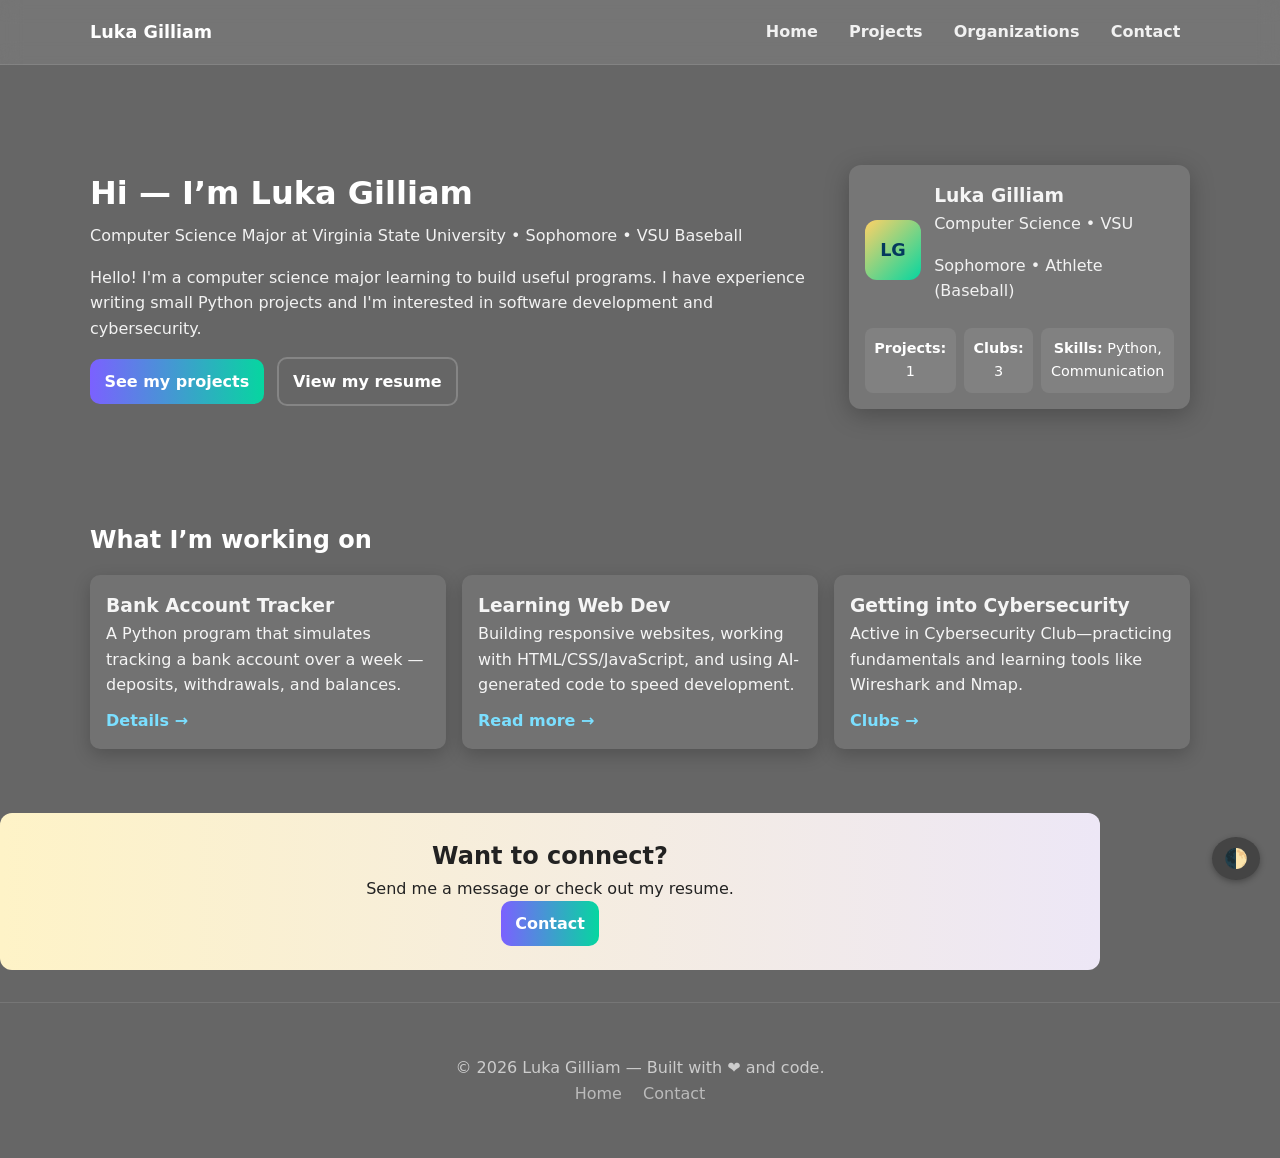
<file: index.html>
<!doctype html>
<html lang="en">
<head>
  <meta charset="utf-8" />
  <meta name="viewport" content="width=device-width,initial-scale=1" />
  <title>Luka Gilliam — Home</title>
  <link rel="stylesheet" href="style.css" />
</head>
<body>
  <!-- HEADER / NAVIGATION -->
  <header class="site-header">
    <div class="container header-inner">
      <a class="brand" href="index.html">Luka Gilliam</a>
      <button id="nav-toggle" aria-label="Toggle navigation">☰</button>
      <nav id="site-nav" class="site-nav">
        <a href="#home">Home</a>
        <a href="#projects">Projects</a>
        <a href="#organizations-section" id="org-btn">Organizations</a>
        <a href="#contact">Contact</a>
      </nav>
    </div>
  </header>

  <!-- MAIN CONTENT -->
  <main>
    <!-- HERO SECTION -->
    <section class="hero colorful-blob" id="home">
      <div class="container hero-inner">
        <div class="hero-text">
          <h1>Hi — I’m Luka Gilliam</h1>
          <p class="subtitle">Computer Science Major at Virginia State University • Sophomore • VSU Baseball</p>
          <p>Hello! I'm a computer science major learning to build useful programs. I have experience writing small Python projects and I'm interested in software development and cybersecurity.</p>
          <div class="hero-cta">
            <a class="btn" href="#projects">See my projects</a>
            <a class="btn ghost" href="#resume">View my resume</a>
          </div>
        </div>
        <div class="hero-card">
          <div class="card-profile">
            <div class="avatar">LG</div>
            <div class="card-info">
              <h3>Luka Gilliam</h3>
              <p>Computer Science • VSU</p>
              <p class="small">Sophomore • Athlete (Baseball)</p>
            </div>
          </div>
          <ul class="quick-stats">
            <li><strong>Projects:</strong><span> 1</span></li>
            <li><strong>Clubs:</strong><span> 3</span></li>
            <li><strong>Skills:</strong><span> Python, Communication</span></li>
          </ul>
        </div>
      </div>
    </section>

    <!-- HIGHLIGHTS / PROJECTS -->
    <section class="highlights container" id="projects">
      <h2>What I’m working on</h2>
      <div class="grid">
        <article class="card">
          <h3>Bank Account Tracker</h3>
          <p>A Python program that simulates tracking a bank account over a week — deposits, withdrawals, and balances.</p>
          <a href="#projects" class="link">Details →</a>
        </article>
        <article class="card">
          <h3>Learning Web Dev</h3>
          <p>Building responsive websites, working with HTML/CSS/JavaScript, and using AI-generated code to speed development.</p>
          <a href="#about" class="link">Read more →</a>
        </article>
        <article class="card">
          <h3>Getting into Cybersecurity</h3>
          <p>Active in Cybersecurity Club—practicing fundamentals and learning tools like Wireshark and Nmap.</p>
          <a href="#organizations-section" class="link">Clubs →</a>
        </article>
      </div>
    </section>

    <!-- ORGANIZATIONS SECTION (HIDDEN UNTIL CLICKED) -->
    <section id="organizations-section" class="container highlights" style="display:none;">
      <h2>My Organizations</h2>
      <div class="grid">
        <div class="card">
          <h3>🏏 VSU Baseball Team</h3>
          <p>Active athlete representing Virginia State University with dedication and teamwork.</p>
        </div>
        <div class="card">
          <h3>💻 Coding Club</h3>
          <p>Member contributing to collaborative programming projects and peer learning.</p>
        </div>
        <div class="card">
          <h3>🛡️ Cybersecurity Club</h3>
          <p>Engaged in learning ethical hacking, defense strategies, and digital safety practices.</p>
        </div>
        <div class="card">
          <h3>⚙️ National Society of Black Engineers</h3>
          <p>Member focused on leadership, community, and advancing Black excellence in STEM.</p>
        </div>
      </div>
    </section>

    <!-- CONTACT CTA -->
    <section class="container contact-cta" id="contact">
      <div class="cta-inner">
        <h2>Want to connect?</h2>
        <p>Send me a message or check out my resume.</p>
        <a class="btn" href="#contact">Contact</a>
      </div>
    </section>
  </main>

  <!-- FOOTER -->
  <footer class="site-footer">
    <div class="container">
      <p>© <span id="year"></span> Luka Gilliam — Built with ❤️ and code.</p>
      <nav class="footer-nav">
        <a href="#home">Home</a>
        <a href="#contact">Contact</a>
      </nav>
    </div>
  </footer>

  <!-- SCRIPT -->
  <script src="script.js"></script>
  <script>
    // ORGANIZATIONS TOGGLE
    const orgBtn = document.getElementById("org-btn");
    const orgSection = document.getElementById("organizations-section");

    orgBtn.addEventListener("click", (e) => {
      e.preventDefault();
      if (orgSection.style.display === "none" || orgSection.style.display === "") {
        orgSection.style.display = "block";
        orgSection.scrollIntoView({ behavior: "smooth" });
      } else {
        orgSection.style.display = "none";
      }
    });
  </script>
</body>
</html>
</file>
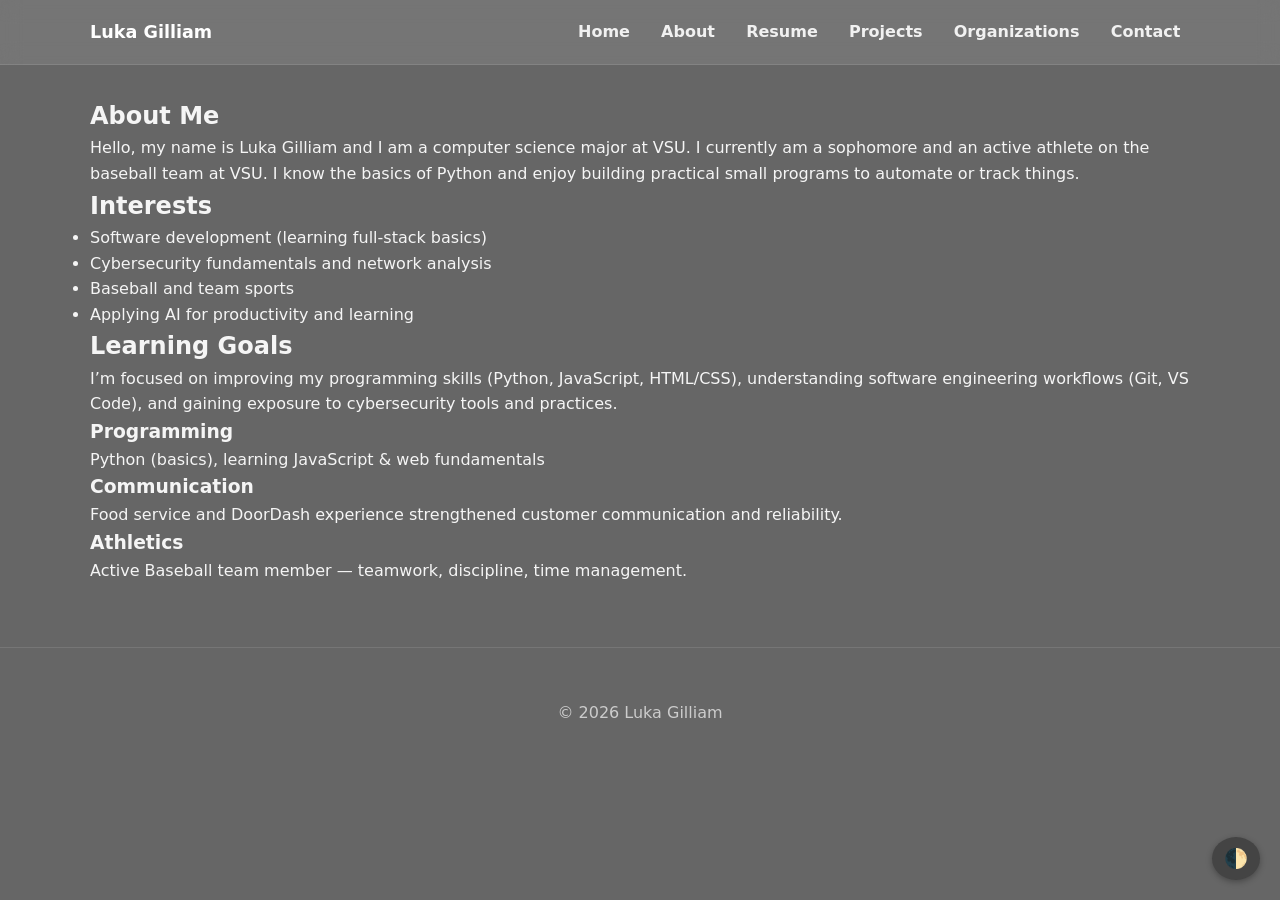
<file: about.html>
<!doctype html>
<html lang="en">
<head>
  <meta charset="utf-8" />
  <meta name="viewport" content="width=device-width,initial-scale=1" />
  <title>About — Luka Gilliam</title>
  <link rel="stylesheet" href="style.css" />
</head>
<body>
  <header class="site-header">
    <div class="container header-inner">
      <a class="brand" href="index.html">Luka Gilliam</a>
      <button id="nav-toggle-2" aria-label="Toggle navigation">☰</button>
      <nav id="site-nav-2" class="site-nav">
        <a href="index.html">Home</a>
        <a href="about.html">About</a>
        <a href="resume.html">Resume</a>
        <a href="projects.html">Projects</a>
        <a href="organizations.html">Organizations</a>
        <a href="contact.html">Contact</a>
      </nav>
    </div>
  </header>

  <main class="container">
    <section class="about-me">
      <h1>About Me</h1>
      <p class="lead">Hello, my name is Luka Gilliam and I am a computer science major at VSU. I currently am a sophomore and an active athlete on the baseball team at VSU. I know the basics of Python and enjoy building practical small programs to automate or track things.</p>

      <h2>Interests</h2>
      <ul class="bullets">
        <li>Software development (learning full-stack basics)</li>
        <li>Cybersecurity fundamentals and network analysis</li>
        <li>Baseball and team sports</li>
        <li>Applying AI for productivity and learning</li>
      </ul>

      <h2>Learning Goals</h2>
      <p>I’m focused on improving my programming skills (Python, JavaScript, HTML/CSS), understanding software engineering workflows (Git, VS Code), and gaining exposure to cybersecurity tools and practices.</p>
    </section>

    <section class="skills-grid">
      <div class="skill-card colorful">
        <h3>Programming</h3>
        <p>Python (basics), learning JavaScript & web fundamentals</p>
      </div>
      <div class="skill-card colorful">
        <h3>Communication</h3>
        <p>Food service and DoorDash experience strengthened customer communication and reliability.</p>
      </div>
      <div class="skill-card colorful">
        <h3>Athletics</h3>
        <p>Active Baseball team member — teamwork, discipline, time management.</p>
      </div>
    </section>
  </main>

  <footer class="site-footer">
    <div class="container">
      <p>© <span id="year-about"></span> Luka Gilliam</p>
    </div>
  </footer>

  <script src="script.js"></script>
</body>
</html>
</file>
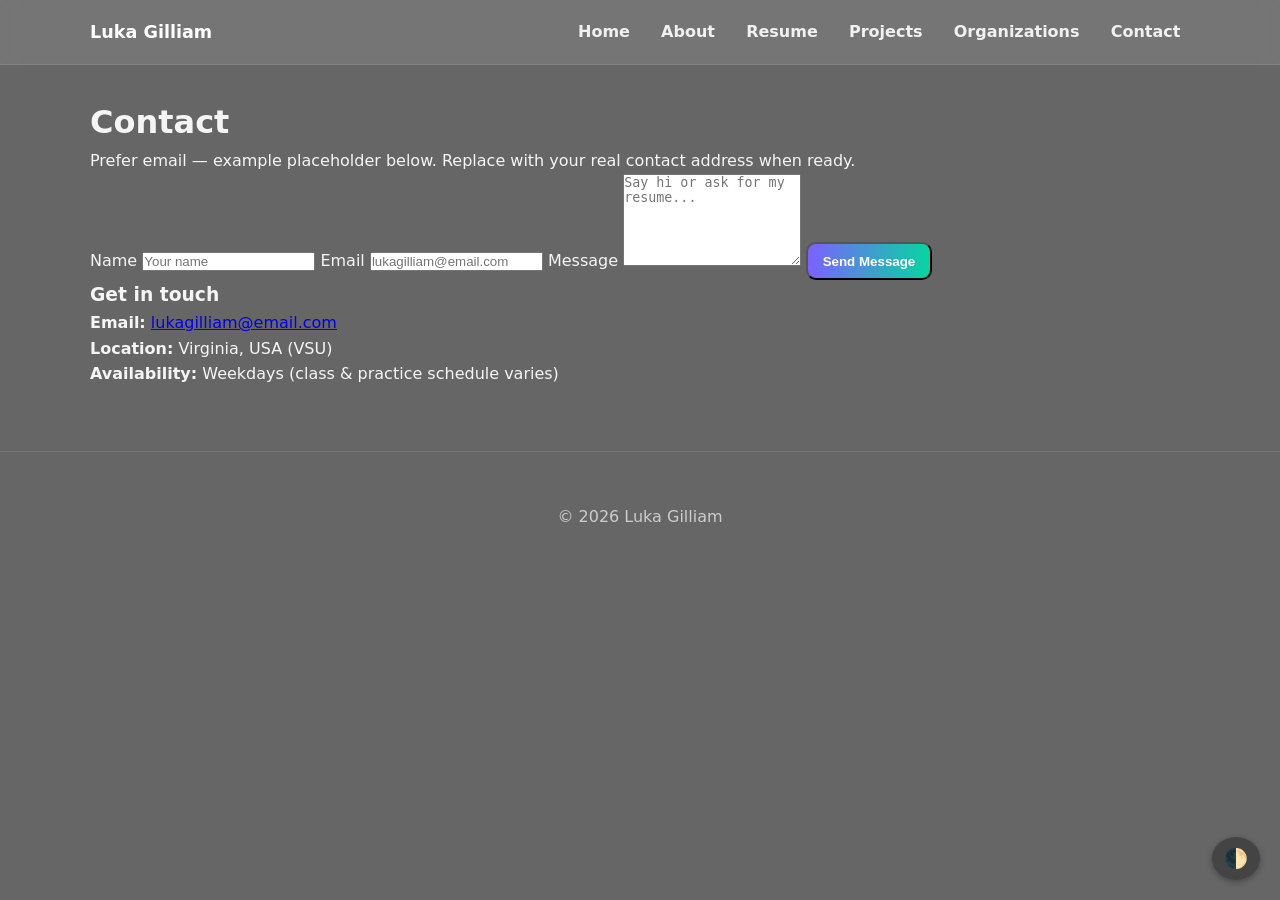
<file: contact.html>
<!doctype html>
<html lang="en">
<head>
  <meta charset="utf-8" />
  <meta name="viewport" content="width=device-width,initial-scale=1" />
  <title>Contact — Luka Gilliam</title>
  <link rel="stylesheet" href="style.css" />
</head>
<body>
  <header class="site-header">
    <div class="container header-inner">
      <a class="brand" href="index.html">Luka Gilliam</a>
      <button id="nav-toggle-6" aria-label="Toggle navigation">☰</button>
      <nav id="site-nav-6" class="site-nav">
        <a href="index.html">Home</a>
        <a href="about.html">About</a>
        <a href="resume.html">Resume</a>
        <a href="projects.html">Projects</a>
        <a href="organizations.html">Organizations</a>
        <a href="contact.html">Contact</a>
      </nav>
    </div>
  </header>

  <main class="container contact-page">
    <h1>Contact</h1>
    <p>Prefer email — example placeholder below. Replace with your real contact address when ready.</p>

    <div class="contact-grid">
      <form id="contact-form" class="contact-form" novalidate>
        <label for="name">Name</label>
        <input id="name" name="name" type="text" required placeholder="Your name" />

        <label for="email">Email</label>
        <input id="email" name="email" type="email" required placeholder="lukagilliam@email.com" />

        <label for="message">Message</label>
        <textarea id="message" name="message" rows="6" required placeholder="Say hi or ask for my resume..."></textarea>

        <button type="submit" class="btn">Send Message</button>
        <p id="form-msg" class="form-msg" aria-live="polite"></p>
      </form>

      <aside class="contact-info">
        <h3>Get in touch</h3>
        <p><strong>Email:</strong> <a href="mailto:lukagilliam@email.com">lukagilliam@email.com</a></p>
        <p><strong>Location:</strong> Virginia, USA (VSU)</p>
        <p><strong>Availability:</strong> Weekdays (class & practice schedule varies)</p>
      </aside>
    </div>
  </main>

  <footer class="site-footer">
    <div class="container">
      <p>© <span id="year-contact"></span> Luka Gilliam</p>
    </div>
  </footer>

  <script src="script.js"></script>
</body>
</html>
</file>
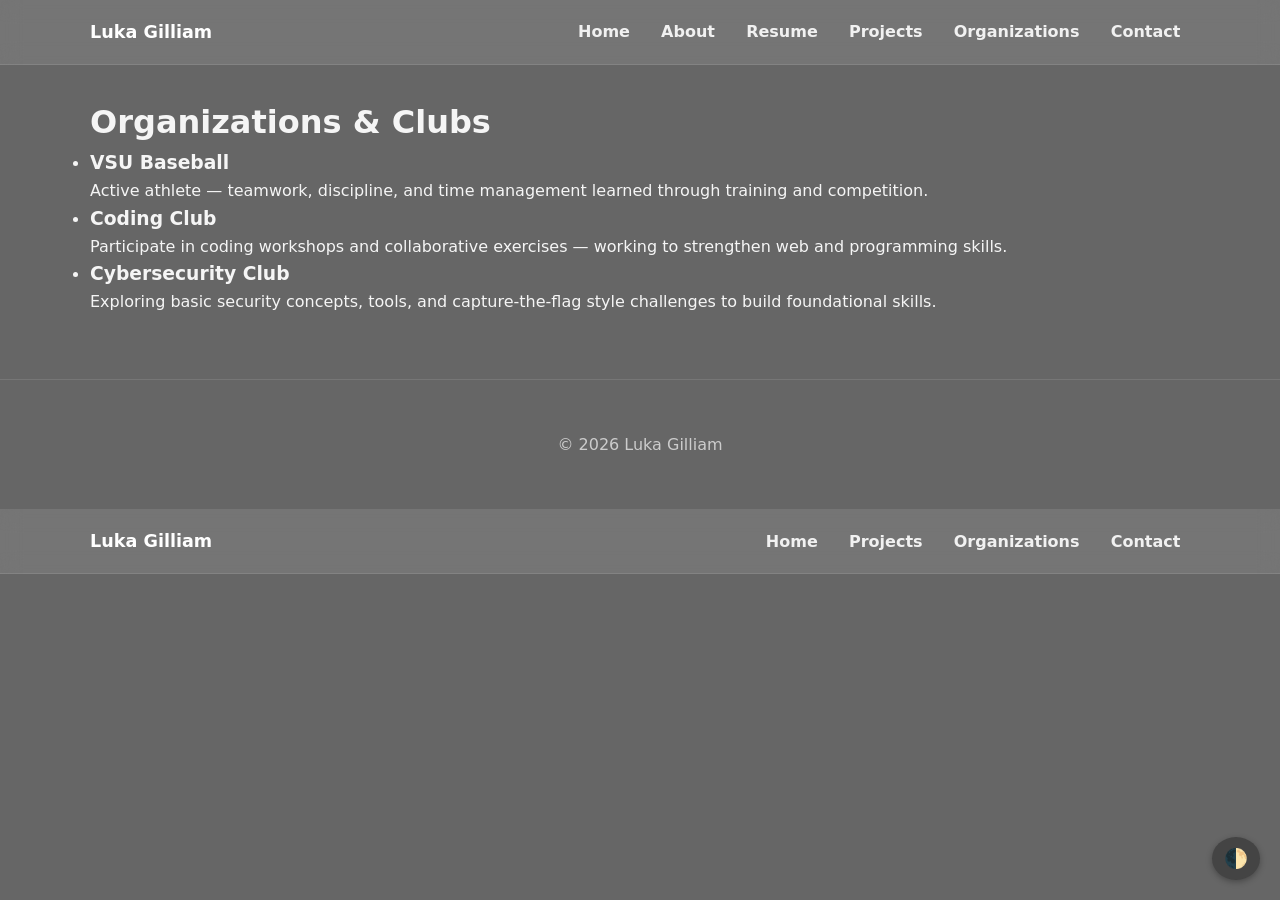
<file: organizationos.html>
<!doctype html>
<html lang="en">
<head>
  <meta charset="utf-8" />
  <meta name="viewport" content="width=device-width,initial-scale=1" />
  <title>Organizations — Luka Gilliam</title>
  <link rel="stylesheet" href="style.css" />
</head>
<body>
  <header class="site-header">
    <div class="container header-inner">
      <a class="brand" href="index.html">Luka Gilliam</a>
      <button id="nav-toggle-5" aria-label="Toggle navigation">☰</button>
      <nav id="site-nav-5" class="site-nav">
        <a href="index.html">Home</a>
        <a href="about.html">About</a>
        <a href="resume.html">Resume</a>
        <a href="projects.html">Projects</a>
        <a href="organizations.html">Organizations</a>
        <a href="contact.html">Contact</a>
      </nav>
    </div>
  </header>

  <main class="container">
    <h1>Organizations & Clubs</h1>
    <ul class="org-list">
      <li>
        <h3>VSU Baseball</h3>
        <p>Active athlete — teamwork, discipline, and time management learned through training and competition.</p>
      </li>
      <li>
        <h3>Coding Club</h3>
        <p>Participate in coding workshops and collaborative exercises — working to strengthen web and programming skills.</p>
      </li>
      <li>
        <h3>Cybersecurity Club</h3>
        <p>Exploring basic security concepts, tools, and capture-the-flag style challenges to build foundational skills.</p>
      </li>
    </ul>
  </main>

  <footer class="site-footer">
    <div class="container">
      <p>© <span id="year-orgs"></span> Luka Gilliam</p>
    </div>
  </footer>

  <script src="script.js"></script>
</body>
</html>
<!-- Navigation -->
<header class="site-header">
  <div class="container header-inner">
    <a href="#" class="brand">Luka Gilliam</a>
    <button id="nav-toggle">☰</button>
    <nav class="site-nav">
      <a href="#home">Home</a>
      <a href="#projects">Projects</a>
      <a href="#organizations" id="org-btn">Organizations</a>
      <a href="#contact">Contact</a>
    </nav>
  </div>
</header>

<!-- Organizations Section -->
<section id="organizations-section" class="container highlights" style="display:none;">
  <h2>My Organizations</h2>
  <div class="grid">
    <div class="card">
      <h3>🏏 VSU Baseball Team</h3>
      <p>Active athlete representing Virginia State University with dedication and teamwork.</p>
    </div>
    <div class="card">
      <h3>💻 Coding Club</h3>
      <p>Member contributing to collaborative programming projects and peer learning.</p>
    </div>
    <div class="card">
      <h3>🛡️ Cybersecurity Club</h3>
      <p>Engaged in learning ethical hacking, defense strategies, and digital safety practices.</p>
    </div>
    <div class="card">
      <h3>⚙️ National Society of Black Engineers</h3>
      <p>Member focused on leadership, community, and advancing Black excellence in STEM.</p>
    </div>
  </div>
</section>
</file>
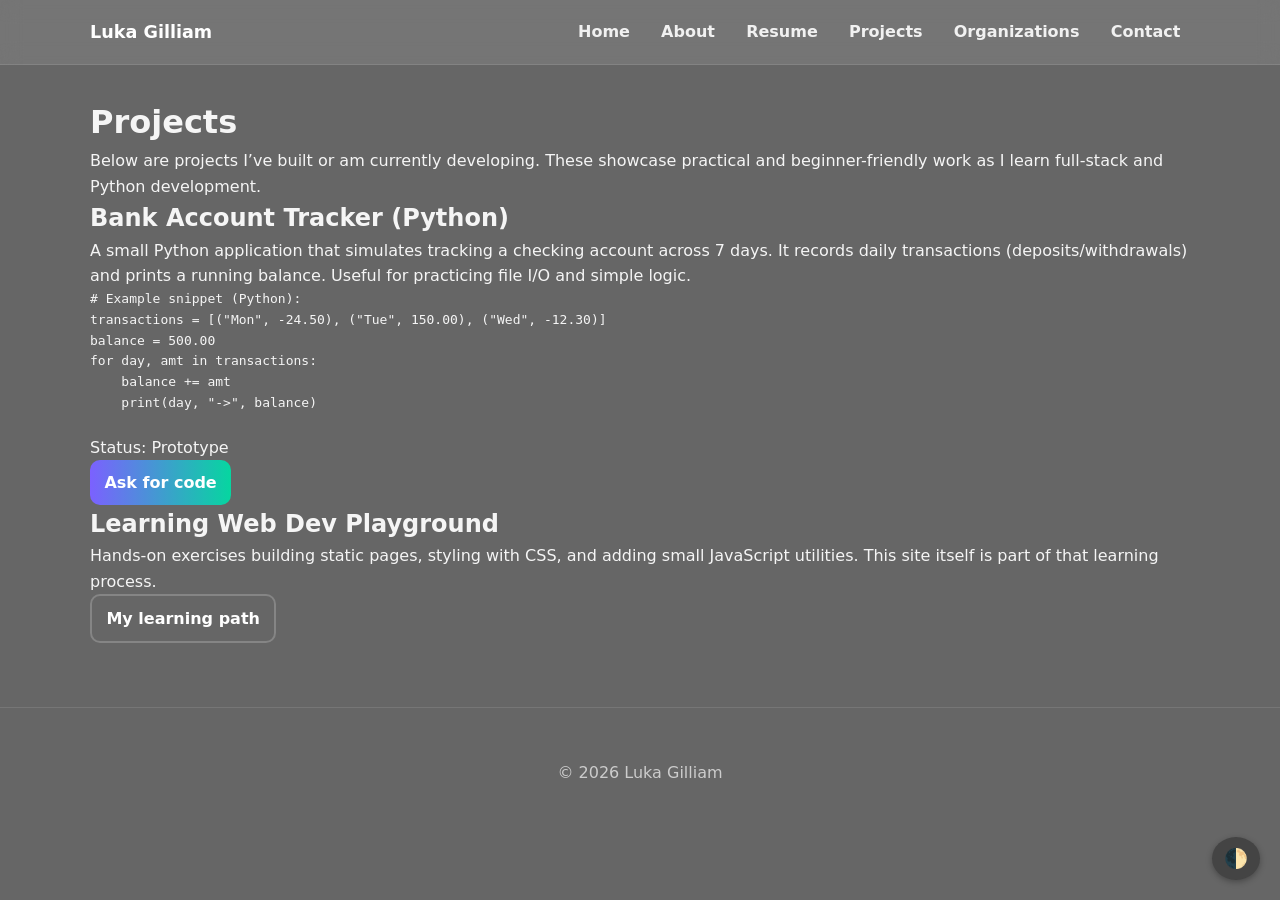
<file: projects.html>
<!doctype html>
<html lang="en">
<head>
  <meta charset="utf-8" />
  <meta name="viewport" content="width=device-width,initial-scale=1" />
  <title>Projects — Luka Gilliam</title>
  <link rel="stylesheet" href="style.css" />
</head>
<body>
  <header class="site-header">
    <div class="container header-inner">
      <a class="brand" href="index.html">Luka Gilliam</a>
      <button id="nav-toggle-4" aria-label="Toggle navigation">☰</button>
      <nav id="site-nav-4" class="site-nav">
        <a href="index.html">Home</a>
        <a href="about.html">About</a>
        <a href="resume.html">Resume</a>
        <a href="projects.html">Projects</a>
        <a href="organizations.html">Organizations</a>
        <a href="contact.html">Contact</a>
      </nav>
    </div>
  </header>

  <main class="container projects-page">
    <h1>Projects</h1>
    <p>Below are projects I’ve built or am currently developing. These showcase practical and beginner-friendly work as I learn full-stack and Python development.</p>

    <section class="project-list">
      <article class="project">
        <h2>Bank Account Tracker (Python)</h2>
        <p>A small Python application that simulates tracking a checking account across 7 days. It records daily transactions (deposits/withdrawals) and prints a running balance. Useful for practicing file I/O and simple logic.</p>
        <pre class="code-snippet">
# Example snippet (Python):
transactions = [("Mon", -24.50), ("Tue", 150.00), ("Wed", -12.30)]
balance = 500.00
for day, amt in transactions:
    balance += amt
    print(day, "->", balance)
        </pre>
        <p class="small">Status: Prototype</p>
        <a class="btn" href="contact.html">Ask for code</a>
      </article>

      <article class="project">
        <h2>Learning Web Dev Playground</h2>
        <p>Hands-on exercises building static pages, styling with CSS, and adding small JavaScript utilities. This site itself is part of that learning process.</p>
        <a class="btn ghost" href="about.html">My learning path</a>
      </article>
    </section>
  </main>

  <footer class="site-footer">
    <div class="container">
      <p>© <span id="year-projects"></span> Luka Gilliam</p>
    </div>
  </footer>

  <script src="script.js"></script>
</body>
</html>
</file>
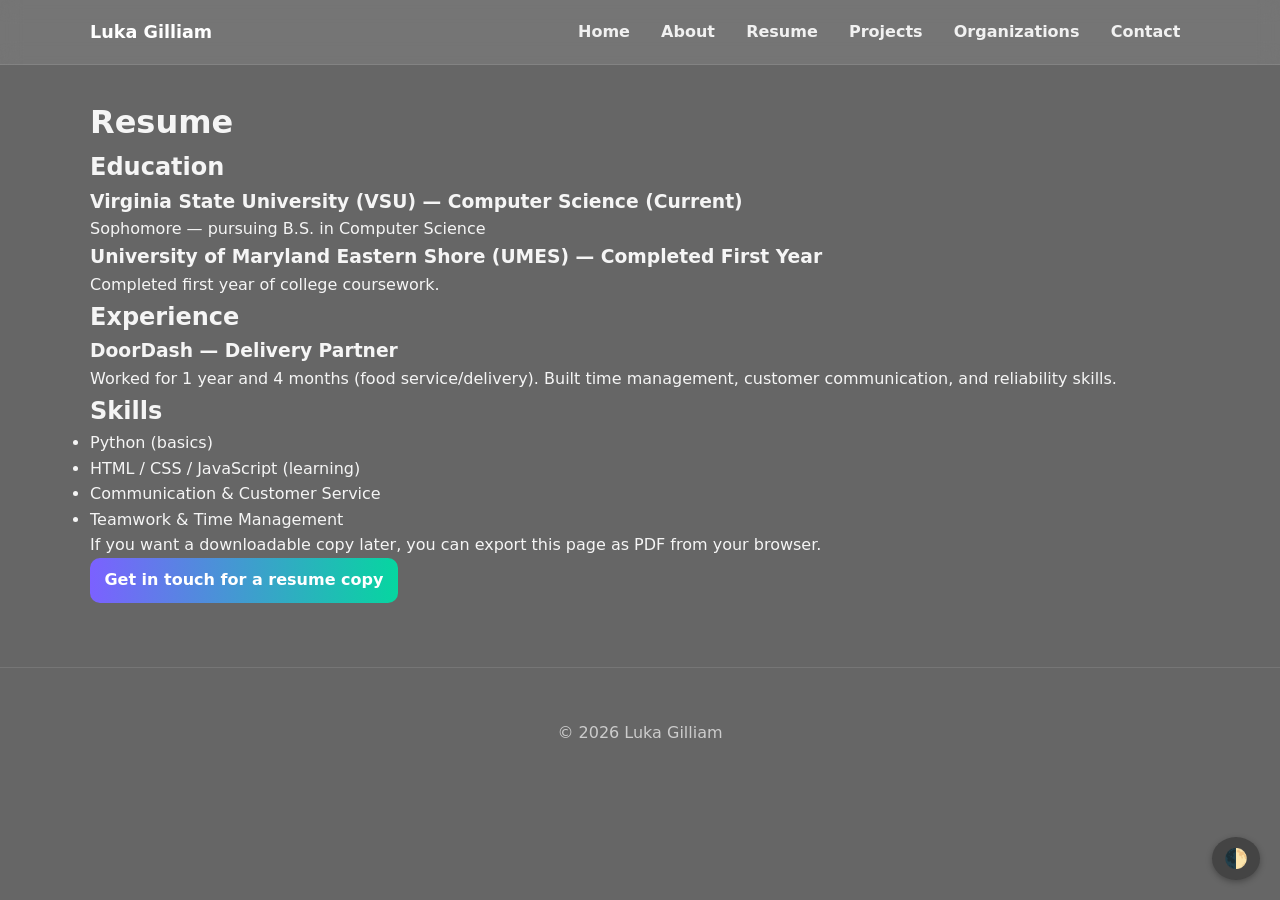
<file: resume.html>
<!doctype html>
<html lang="en">
<head>
  <meta charset="utf-8" />
  <meta name="viewport" content="width=device-width,initial-scale=1" />
  <title>Resume — Luka Gilliam</title>
  <link rel="stylesheet" href="style.css" />
</head>
<body>
  <header class="site-header">
    <div class="container header-inner">
      <a class="brand" href="index.html">Luka Gilliam</a>
      <button id="nav-toggle-3" aria-label="Toggle navigation">☰</button>
      <nav id="site-nav-3" class="site-nav">
        <a href="index.html">Home</a>
        <a href="about.html">About</a>
        <a href="resume.html">Resume</a>
        <a href="projects.html">Projects</a>
        <a href="organizations.html">Organizations</a>
        <a href="contact.html">Contact</a>
      </nav>
    </div>
  </header>

  <main class="container resume">
    <h1>Resume</h1>

    <section class="resume-section">
      <h2>Education</h2>
      <div class="item">
        <h3>Virginia State University (VSU) — Computer Science (Current)</h3>
        <p>Sophomore — pursuing B.S. in Computer Science</p>
      </div>
      <div class="item">
        <h3>University of Maryland Eastern Shore (UMES) — Completed First Year</h3>
        <p>Completed first year of college coursework.</p>
      </div>
    </section>

    <section class="resume-section">
      <h2>Experience</h2>
      <div class="item">
        <h3>DoorDash — Delivery Partner</h3>
        <p>Worked for 1 year and 4 months (food service/delivery). Built time management, customer communication, and reliability skills.</p>
      </div>
    </section>

    <section class="resume-section">
      <h2>Skills</h2>
      <ul class="bullets">
        <li>Python (basics)</li>
        <li>HTML / CSS / JavaScript (learning)</li>
        <li>Communication & Customer Service</li>
        <li>Teamwork & Time Management</li>
      </ul>
    </section>

    <section class="download">
      <p>If you want a downloadable copy later, you can export this page as PDF from your browser.</p>
      <a href="contact.html" class="btn">Get in touch for a resume copy</a>
    </section>
  </main>

  <footer class="site-footer">
    <div class="container">
      <p>© <span id="year-resume"></span> Luka Gilliam</p>
    </div>
  </footer>

  <script src="script.js"></script>
</body>
</html>
</file>
<file: style.css>
/* Luka Gilliam — Portfolio Site */
/* Reset and Base */
* { box-sizing: border-box; margin: 0; padding: 0; }
html, body { height: 100%; scroll-behavior: smooth; }
body {
  font-family: Inter, system-ui, -apple-system, "Segoe UI", Roboto, "Helvetica Neue", Arial;
  line-height: 1.6;
  color: #f5f5f5;
  background-color: #666666; /* medium gray */
  -webkit-font-smoothing: antialiased;
  transition: background-color 0.4s ease, color 0.4s ease;
}

/* Container */
.container {
  width: min(1100px, 94%);
  margin: 0 auto;
  padding: 2rem 0;
}

/* Header */
.site-header {
  background: rgba(255, 255, 255, 0.1);
  backdrop-filter: blur(10px);
  position: sticky;
  top: 0;
  z-index: 50;
  border-bottom: 1px solid rgba(255,255,255,0.1);
}
.header-inner {
  display: flex;
  gap: 1rem;
  align-items: center;
  justify-content: space-between;
  padding: 0.75rem 0;
}
.brand {
  font-weight: 700;
  font-size: 1.1rem;
  color: #fff;
  text-decoration: none;
}
.site-nav {
  display: flex;
  gap: 0.75rem;
  align-items: center;
}
.site-nav a {
  text-decoration: none;
  padding: 0.45rem 0.6rem;
  border-radius: 8px;
  transition: all 0.2s ease;
  color: #f1f1f1;
  font-weight: 600;
}
.site-nav a:hover {
  transform: translateY(-3px);
  background: rgba(255,255,255,0.15);
}

/* Toggle for mobile */
#nav-toggle,
#nav-toggle-2,
#nav-toggle-3,
#nav-toggle-4,
#nav-toggle-5,
#nav-toggle-6 {
  display: none;
  background: transparent;
  border: none;
  font-size: 1.2rem;
  color: #fff;
  cursor: pointer;
}

/* Hero Section */
.hero {
  padding: 3rem 0;
  border-radius: 12px;
  margin-top: 1.25rem;
  overflow: hidden;
}
.hero-inner {
  display: flex;
  gap: 2rem;
  align-items: center;
  justify-content: space-between;
  flex-wrap: wrap;
}
.hero-text { flex: 1 1 420px; }
.hero h1 { font-size: 2rem; margin-bottom: 0.25rem; color: #fff; }
.subtitle { color: #ddd; font-weight: 500; margin-bottom: 0.75rem; }
.hero p { margin-bottom: 1rem; color: #f2f2f2; }
.hero-cta .btn { margin-right: 0.5rem; }

/* Hero Card */
.hero-card {
  flex: 0 0 260px;
  background: rgba(255,255,255,0.1);
  border-radius: 12px;
  padding: 1rem;
  box-shadow: 0 6px 24px rgba(0,0,0,0.25);
}
.card-profile {
  display: flex;
  gap: 0.8rem;
  align-items: center;
  margin-bottom: 0.5rem;
}
.avatar {
  width: 60px;
  height: 60px;
  border-radius: 12px;
  display: flex;
  align-items: center;
  justify-content: center;
  font-weight: 700;
  background: linear-gradient(135deg, #ffd166, #06d6a0);
  color: #04395e;
  font-size: 1.1rem;
}
.quick-stats {
  list-style: none;
  display: flex;
  gap: 0.5rem;
  justify-content: space-between;
}
.quick-stats li {
  flex: 1;
  background: rgba(255,255,255,0.08);
  padding: 0.6rem;
  border-radius: 8px;
  text-align: center;
  font-size: 0.9rem;
  color: #fff;
}

/* Highlights */
.highlights h2 { margin-bottom: 1rem; color: #fff; }
.grid {
  display: grid;
  grid-template-columns: repeat(auto-fit, minmax(220px, 1fr));
  gap: 1rem;
}
.card {
  padding: 1rem;
  border-radius: 10px;
  background: rgba(255,255,255,0.08);
  box-shadow: 0 6px 18px rgba(0,0,0,0.2);
  transition: transform 0.2s ease, box-shadow 0.2s ease;
}
.card:hover {
  transform: translateY(-6px);
  box-shadow: 0 12px 36px rgba(0,0,0,0.35);
}
.link {
  display: inline-block;
  margin-top: 0.6rem;
  text-decoration: none;
  font-weight: 600;
  color: #7bdfff;
}

/* Contact CTA */
.contact-cta {
  margin: 2rem 0;
  padding: 1.5rem;
  border-radius: 12px;
  background: linear-gradient(90deg,#fef3c7,#ede7f6);
  color: #222;
  text-align: center;
}

/* Buttons */
.btn {
  display: inline-block;
  background: linear-gradient(90deg, #7b61ff, #06d6a0);
  color: white;
  padding: 0.6rem 0.9rem;
  border-radius: 10px;
  text-decoration: none;
  font-weight: 700;
  transition: transform 0.16s ease, box-shadow 0.16s ease;
}
.btn:hover {
  transform: translateY(-3px);
  box-shadow: 0 4px 12px rgba(0,0,0,0.3);
}
.btn.ghost {
  background: transparent;
  color: #fff;
  border: 2px solid rgba(255,255,255,0.2);
}

/* Footer */
.site-footer {
  margin-top: 2rem;
  padding: 1.25rem 0;
  border-top: 1px solid rgba(255,255,255,0.1);
  text-align: center;
  color: #ccc;
}
.footer-nav a {
  color: #bbb;
  text-decoration: none;
  margin: 0 0.5rem;
}
.footer-nav a:hover {
  color: #fff;
}

/* Responsive */
@media (max-width: 880px) {
  .hero-inner { flex-direction: column-reverse; align-items: stretch; }
  .hero-card { width: 100%; }
  .site-nav {
    display: none;
    position: absolute;
    right: 10px;
    top: 68px;
    background: rgba(0,0,0,0.8);
    border-radius: 10px;
    padding: 0.75rem;
    flex-direction: column;
    box-shadow: 0 12px 36px rgba(0,0,0,0.3);
  }
  #nav-toggle,
  #nav-toggle-2,
  #nav-toggle-3,
  #nav-toggle-4,
  #nav-toggle-5,
  #nav-toggle-6 {
    display: block;
  }
}

/* 🌙 Light Mode Overrides (activated by .light-mode) */
body.light-mode {
  background: #f5f5f5;
  color: #222;
}
body.light-mode .site-header {
  background: #fff;
  border-bottom: 1px solid rgba(0,0,0,0.05);
}
body.light-mode .site-nav a { color: #111; }
body.light-mode .card,
body.light-mode .hero-card {
  background: #fff;
  color: #000;
}
body.light-mode .btn.ghost { border-color: #111; color: #111; }
body.light-mode .site-footer { background: #fff; color: #333; }
</file>
